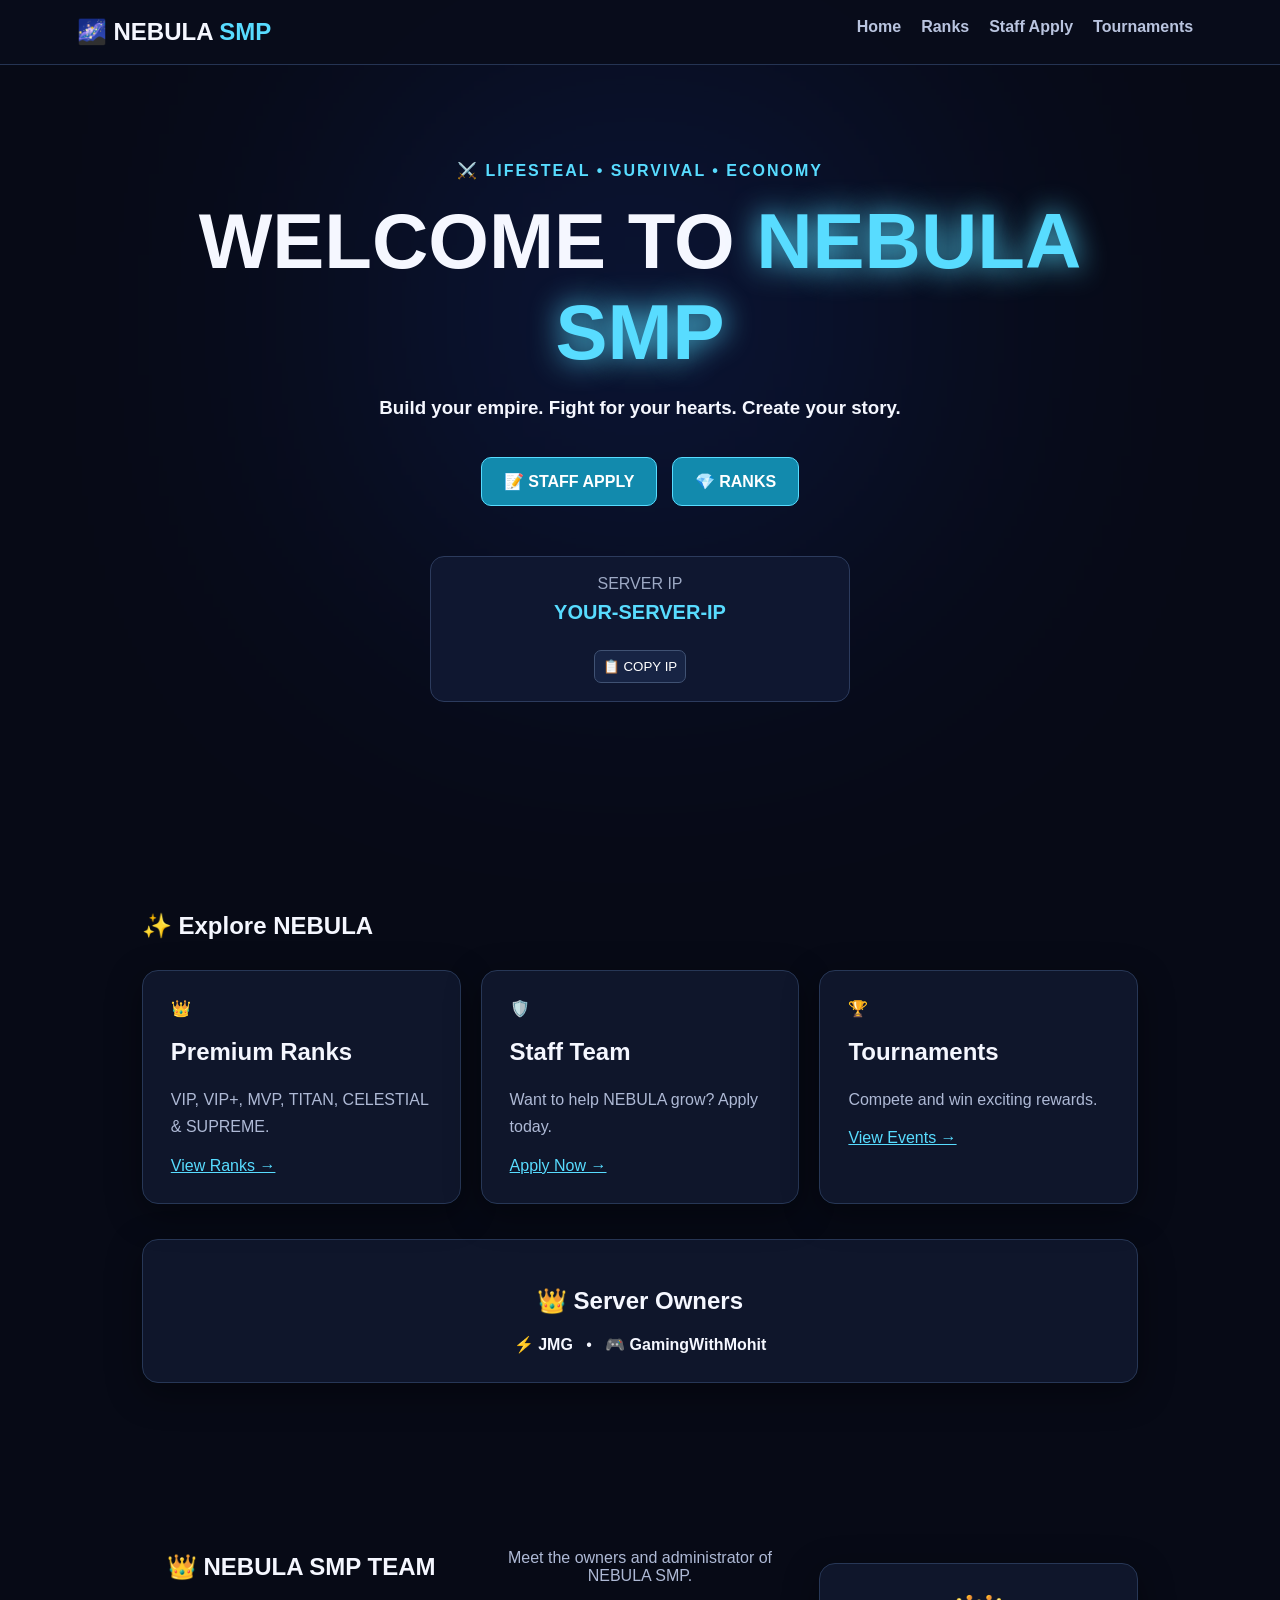
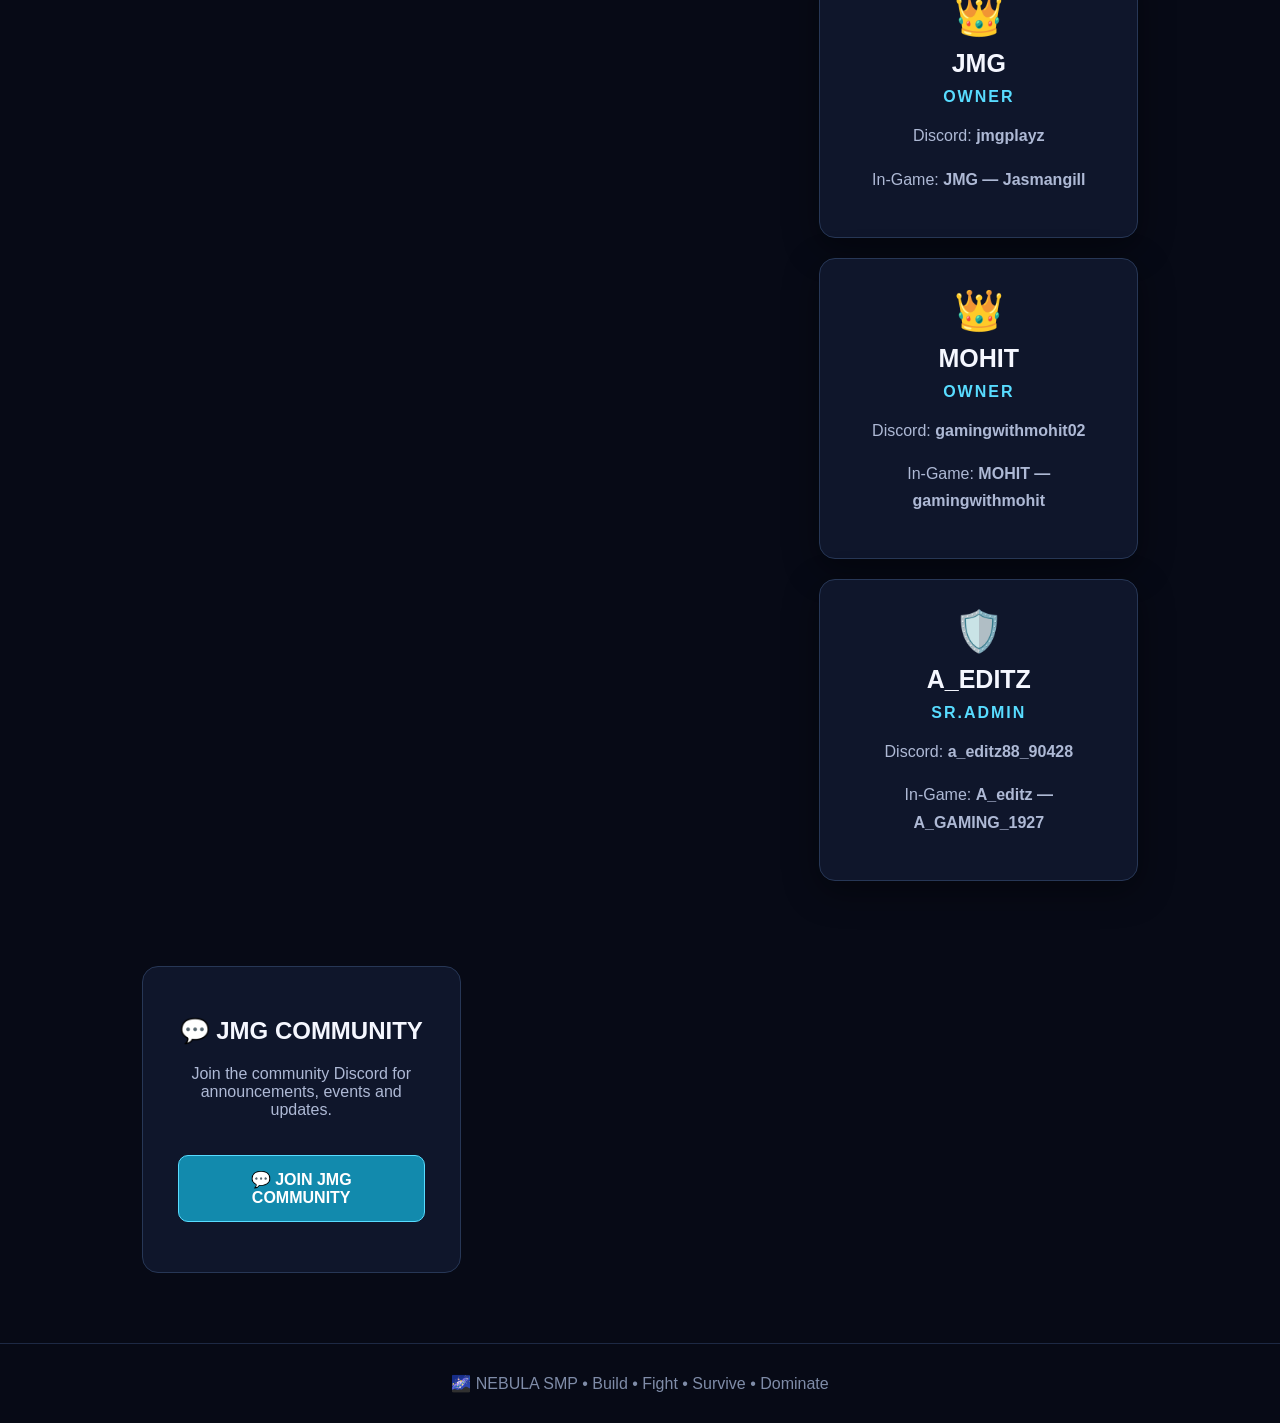
<file: index.html>
<!doctype html><html><head><meta charset="UTF-8"><meta name="viewport" content="width=device-width,initial-scale=1"><title>NEBULA SMP</title><link rel="stylesheet" href="style.css"></head><body>
<nav><b>🌌 NEBULA <i>SMP</i></b><div><a href="index.html">Home</a><a href="ranks.html">Ranks</a><a href="apply.html">Staff Apply</a><a href="tournaments.html">Tournaments</a></div></nav>
<header><p>⚔️ LIFESTEAL • SURVIVAL • ECONOMY</p><h1>WELCOME TO <span>NEBULA SMP</span></h1><h3>Build your empire. Fight for your hearts. Create your story.</h3><a class="btn" href="apply.html">📝 STAFF APPLY</a> <a class="btn" href="ranks.html">💎 RANKS</a><div class="ip">SERVER IP<br><strong>YOUR-SERVER-IP</strong><br><button onclick="navigator.clipboard.writeText('YOUR-SERVER-IP')">📋 COPY IP</button></div></header>
<main><h2>✨ Explore NEBULA</h2><section><article>👑<h2>Premium Ranks</h2><p>VIP, VIP+, MVP, TITAN, CELESTIAL & SUPREME.</p><a href="ranks.html">View Ranks →</a></article><article>🛡️<h2>Staff Team</h2><p>Want to help NEBULA grow? Apply today.</p><a href="apply.html">Apply Now →</a></article><article>🏆<h2>Tournaments</h2><p>Compete and win exciting rewards.</p><a href="tournaments.html">View Events →</a></article></section><div class="owners"><h2>👑 Server Owners</h2><b>⚡ JMG</b> &nbsp; • &nbsp; <b>🎮 GamingWithMohit</b></div></main>
<section class="team-section">
<h2>👑 NEBULA SMP TEAM</h2>
<p class="team-subtitle">Meet the owners and administrator of NEBULA SMP.</p>
<div class="team-grid">
<article class="team-card owner"><div class="team-icon">👑</div><h3>JMG</h3><span>OWNER</span><p>Discord: <b>jmgplayz</b></p><p>In-Game: <b>JMG — Jasmangill</b></p></article>
<article class="team-card owner"><div class="team-icon">👑</div><h3>MOHIT</h3><span>OWNER</span><p>Discord: <b>gamingwithmohit02</b></p><p>In-Game: <b>MOHIT — gamingwithmohit</b></p></article>
<article class="team-card admin"><div class="team-icon">🛡️</div><h3>A_EDITZ</h3><span>SR.ADMIN</span><p>Discord: <b>a_editz88_90428</b></p><p>In-Game: <b>A_editz — A_GAMING_1927</b></p></article>
</div>
<div class="community">
<h2>💬 JMG COMMUNITY</h2>
<p>Join the community Discord for announcements, events and updates.</p>
<a class="btn" href="https://discord.gg/QdDcxzBZr" target="_blank" rel="noopener">💬 JOIN JMG COMMUNITY</a>
</div>
</section>
<footer>🌌 NEBULA SMP • Build • Fight • Survive • Dominate</footer><script src="script.js"></script></body></html>
</file>
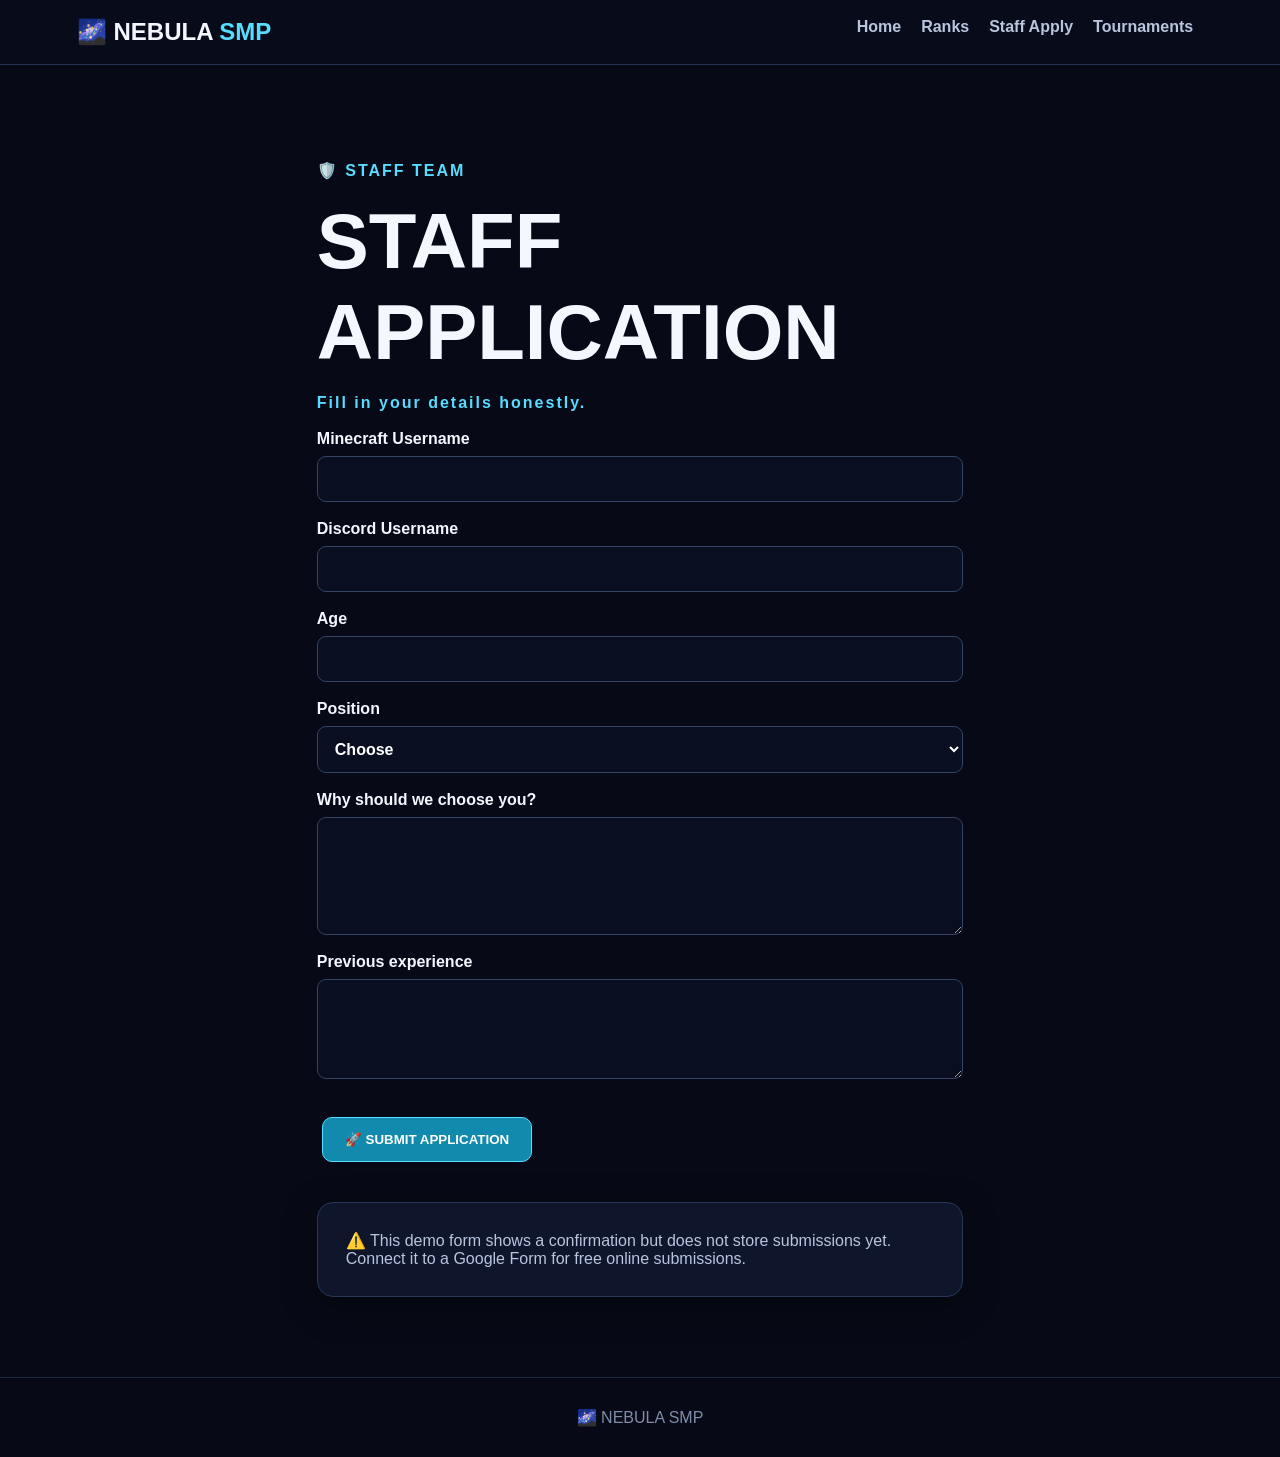
<file: apply.html>
<!doctype html><html><head><meta charset="UTF-8"><meta name="viewport" content="width=device-width,initial-scale=1"><title>Staff Apply | NEBULA SMP</title><link rel="stylesheet" href="style.css"></head><body>
<nav><b>🌌 NEBULA <i>SMP</i></b><div><a href="index.html">Home</a><a href="ranks.html">Ranks</a><a href="apply.html">Staff Apply</a><a href="tournaments.html">Tournaments</a></div></nav><main class="narrow"><p>🛡️ STAFF TEAM</p><h1>STAFF APPLICATION</h1><p>Fill in your details honestly.</p><form id="staffForm"><label>Minecraft Username<input required name="username"></label><label>Discord Username<input required name="discord"></label><label>Age<input required type="number" min="13" name="age"></label><label>Position<select required name="position"><option value="">Choose</option><option>Trial Moderator</option><option>Moderator</option><option>Builder</option><option>Content Staff</option></select></label><label>Why should we choose you?<textarea required name="why" rows="5"></textarea></label><label>Previous experience<textarea name="experience" rows="4"></textarea></label><button class="btn">🚀 SUBMIT APPLICATION</button><p id="msg"></p></form><div class="notice">⚠️ This demo form shows a confirmation but does not store submissions yet. Connect it to a Google Form for free online submissions.</div></main><footer>🌌 NEBULA SMP</footer><script src="script.js"></script></body></html>
</file>
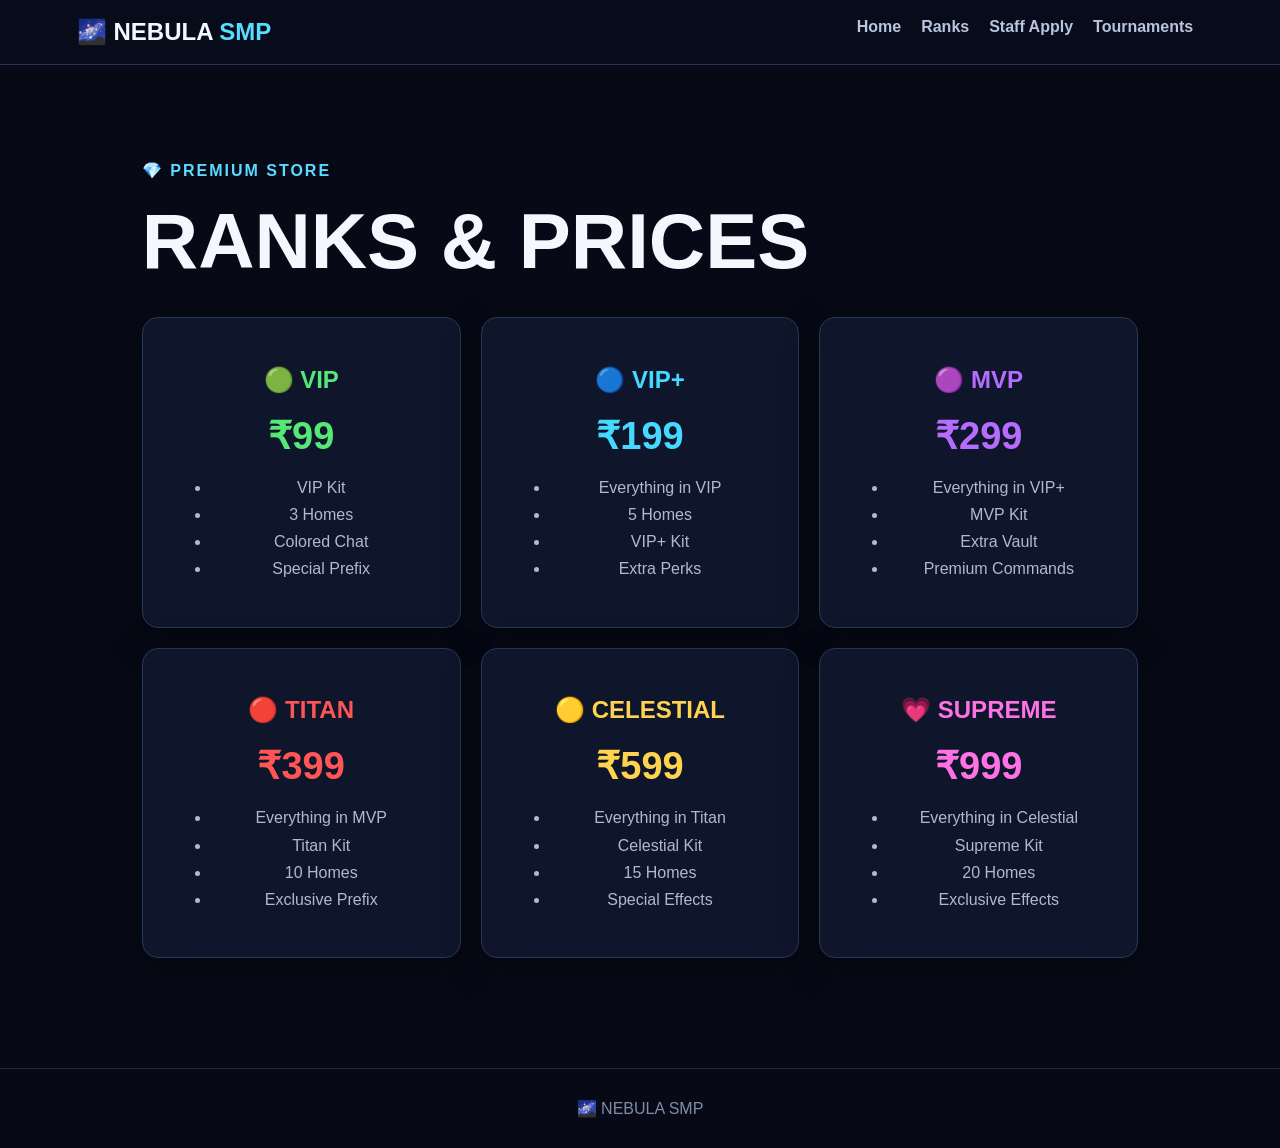
<file: ranks.html>
<!doctype html><html><head><meta charset="UTF-8"><meta name="viewport" content="width=device-width,initial-scale=1"><title>Ranks | NEBULA SMP</title><link rel="stylesheet" href="style.css"></head><body>
<nav><b>🌌 NEBULA <i>SMP</i></b><div><a href="index.html">Home</a><a href="ranks.html">Ranks</a><a href="apply.html">Staff Apply</a><a href="tournaments.html">Tournaments</a></div></nav><main><p>💎 PREMIUM STORE</p><h1>RANKS & PRICES</h1><section>
<article class="rank vip"><h2>🟢 VIP</h2><strong>₹99</strong><ul><li>VIP Kit</li><li>3 Homes</li><li>Colored Chat</li><li>Special Prefix</li></ul></article>
<article class="rank vipplus"><h2>🔵 VIP+</h2><strong>₹199</strong><ul><li>Everything in VIP</li><li>5 Homes</li><li>VIP+ Kit</li><li>Extra Perks</li></ul></article>
<article class="rank mvp"><h2>🟣 MVP</h2><strong>₹299</strong><ul><li>Everything in VIP+</li><li>MVP Kit</li><li>Extra Vault</li><li>Premium Commands</li></ul></article>
<article class="rank titan"><h2>🔴 TITAN</h2><strong>₹399</strong><ul><li>Everything in MVP</li><li>Titan Kit</li><li>10 Homes</li><li>Exclusive Prefix</li></ul></article>
<article class="rank celestial"><h2>🟡 CELESTIAL</h2><strong>₹599</strong><ul><li>Everything in Titan</li><li>Celestial Kit</li><li>15 Homes</li><li>Special Effects</li></ul></article>
<article class="rank supreme"><h2>💗 SUPREME</h2><strong>₹999</strong><ul><li>Everything in Celestial</li><li>Supreme Kit</li><li>20 Homes</li><li>Exclusive Effects</li></ul></article></section></main><footer>🌌 NEBULA SMP</footer></body></html>
</file>
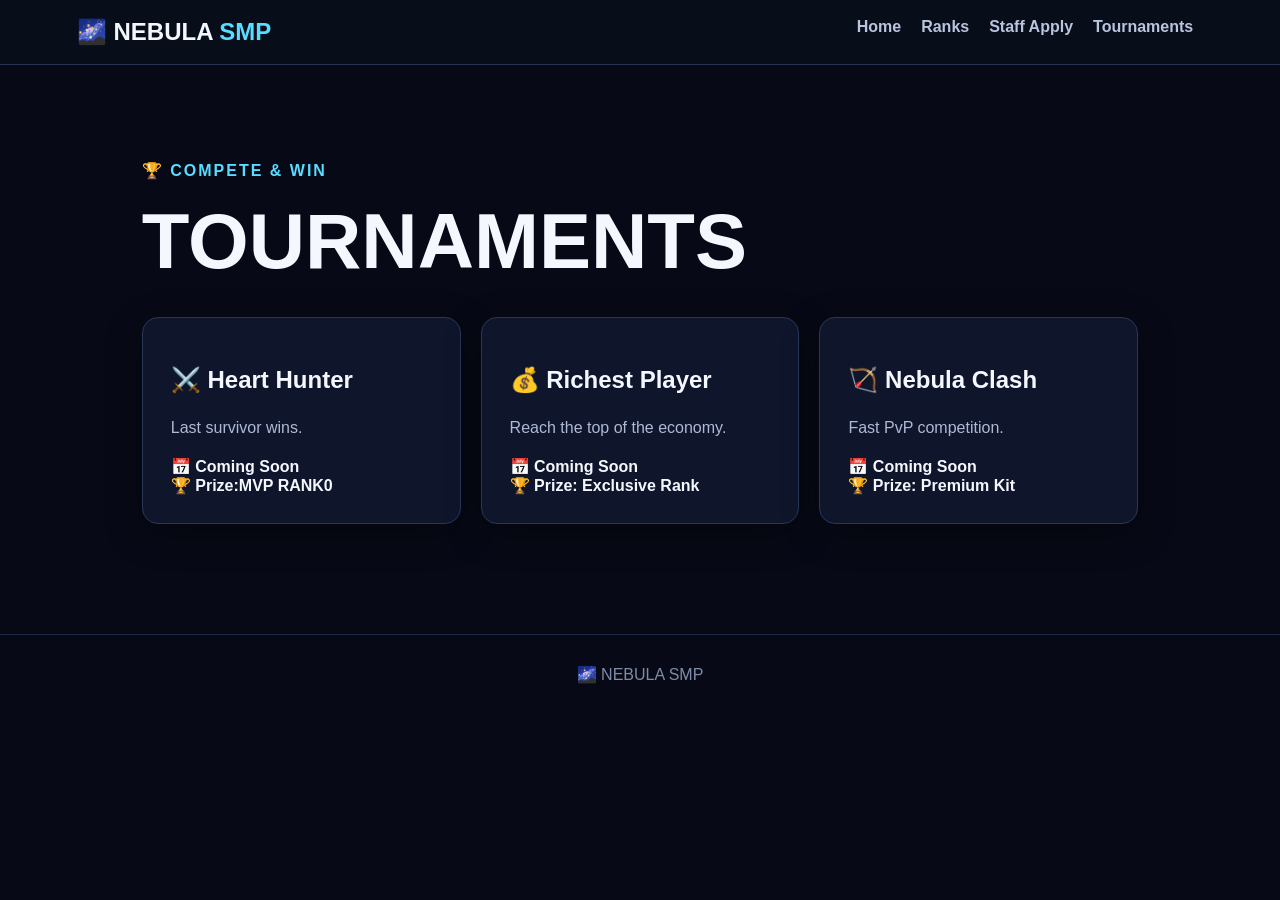
<file: tournaments.html>
<!doctype html><html><head><meta charset="UTF-8"><meta name="viewport" content="width=device-width,initial-scale=1"><title>Tournaments | NEBULA SMP</title><link rel="stylesheet" href="style.css"></head><body>
<nav><b>🌌 NEBULA <i>SMP</i></b><div><a href="index.html">Home</a><a href="ranks.html">Ranks</a><a href="apply.html">Staff Apply</a><a href="tournaments.html">Tournaments</a></div></nav><main><p>🏆 COMPETE & WIN</p><h1>TOURNAMENTS</h1><section><article><h2>⚔️ Heart Hunter</h2><p>Last survivor wins.</p><b>📅 Coming Soon</b><br><strong>🏆 Prize:MVP RANK0</strong></article><article><h2>💰 Richest Player</h2><p>Reach the top of the economy.</p><b>📅 Coming Soon</b><br><strong>🏆 Prize: Exclusive Rank</strong></article><article><h2>🏹 Nebula Clash</h2><p>Fast PvP competition.</p><b>📅 Coming Soon</b><br><strong>🏆 Prize: Premium Kit</strong></article></section></main><footer>🌌 NEBULA SMP</footer></body></html>
</file>
<file: style.css>
*{box-sizing:border-box}body{margin:0;background:#070a16;color:#f5f7ff;font-family:Arial,sans-serif}nav{position:sticky;top:0;z-index:2;display:flex;justify-content:space-between;gap:20px;flex-wrap:wrap;padding:18px 6%;background:#090d1bef;border-bottom:1px solid #253453}nav b{font-size:24px}nav i{color:#58dcff;font-style:normal}nav a{color:#b9c4df;text-decoration:none;margin:0 10px;font-weight:bold}nav a:hover{color:#58dcff}header,main{max-width:1150px;margin:auto;padding:80px 6%}header{text-align:center;min-height:75vh;position:relative}header:before{content:"";position:absolute;width:500px;height:500px;background:#275cff;filter:blur(150px);opacity:.16;left:50%;top:0;transform:translateX(-50%);z-index:-1}h1{font-size:clamp(42px,7vw,78px);margin:15px 0}h1 span{color:#58dcff;text-shadow:0 0 30px #58dcff}header p,main>p{color:#58dcff;font-weight:900;letter-spacing:2px}.btn{display:inline-block;margin:20px 5px;padding:14px 22px;background:#128aad;color:white;border:1px solid #58dcff;border-radius:10px;text-decoration:none;font-weight:900;cursor:pointer}.ip{margin:30px auto;padding:18px;max-width:420px;background:#0f1730;border:1px solid #2c3b5d;border-radius:14px;color:#9da9c4}.ip strong{display:block;color:#58dcff;font-size:20px;margin:8px}.ip button{padding:8px;background:#172444;color:white;border:1px solid #405273;border-radius:7px}section{display:grid;grid-template-columns:repeat(auto-fit,minmax(240px,1fr));gap:20px;margin:30px 0}article,.owners,.notice{background:#0f162b;border:1px solid #273756;border-radius:16px;padding:28px;box-shadow:0 10px 35px #0006}article:hover{border-color:#58dcff;transform:translateY(-3px)}article p,li{color:#aeb9d5;line-height:1.7}article a{color:#58dcff}.owners{text-align:center;margin-top:35px}.rank{text-align:center}.rank strong{display:block;font-size:38px;margin:15px}.vip h2,.vip strong{color:#55e878}.vipplus h2,.vipplus strong{color:#45d9ff}.mvp h2,.mvp strong{color:#b66cff}.titan h2,.titan strong{color:#ff5555}.celestial h2,.celestial strong{color:#ffd34d}.supreme h2,.supreme strong{color:#ff72e6}.narrow{max-width:800px;min-height:75vh}label{display:block;margin:18px 0;font-weight:bold}input,select,textarea{display:block;width:100%;margin-top:8px;padding:13px;background:#090f20;color:white;border:1px solid #334464;border-radius:9px;font:inherit}.notice{margin-top:20px;color:#b9c4df}footer{text-align:center;padding:30px;color:#7f8ca8;border-top:1px solid #1d2944}@media(max-width:700px){nav{flex-direction:column}nav a{display:inline-block;margin:5px}header,main{padding:55px 5%}}
.team-section{max-width:1150px;margin:auto;padding:70px 6%;text-align:center}.team-subtitle{color:#aeb9d5}.team-grid{display:grid;grid-template-columns:repeat(auto-fit,minmax(240px,1fr));gap:20px;margin:30px 0}.team-card{background:#0f162b;border:1px solid #273756;border-radius:16px;padding:28px;box-shadow:0 10px 35px #0006}.team-card:hover{border-color:#58dcff;transform:translateY(-3px)}.team-icon{font-size:40px}.team-card h3{font-size:25px;margin:10px 0}.team-card span{display:inline-block;color:#58dcff;font-weight:900;letter-spacing:2px}.team-card p{color:#aeb9d5}.community{margin-top:35px;padding:30px;background:#0f162b;border:1px solid #273756;border-radius:16px}.community p{color:#aeb9d5}
</file>
